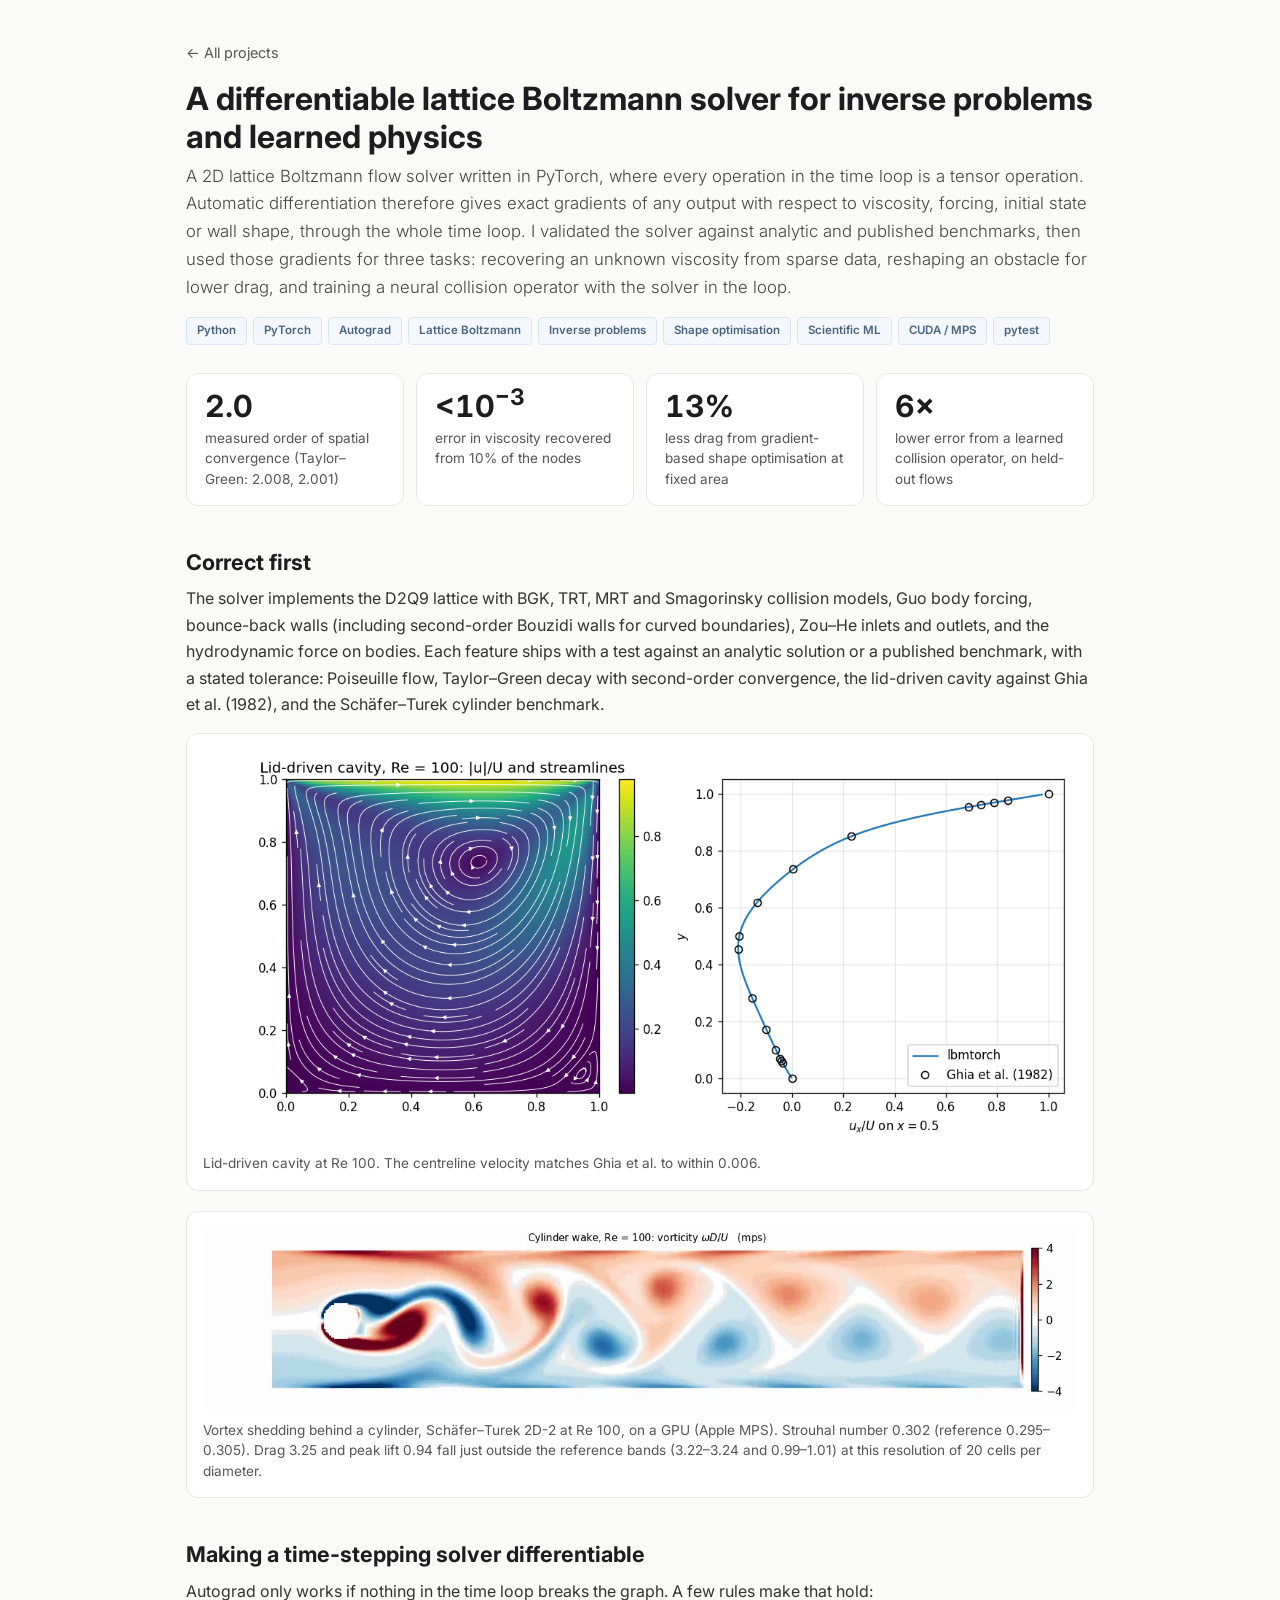
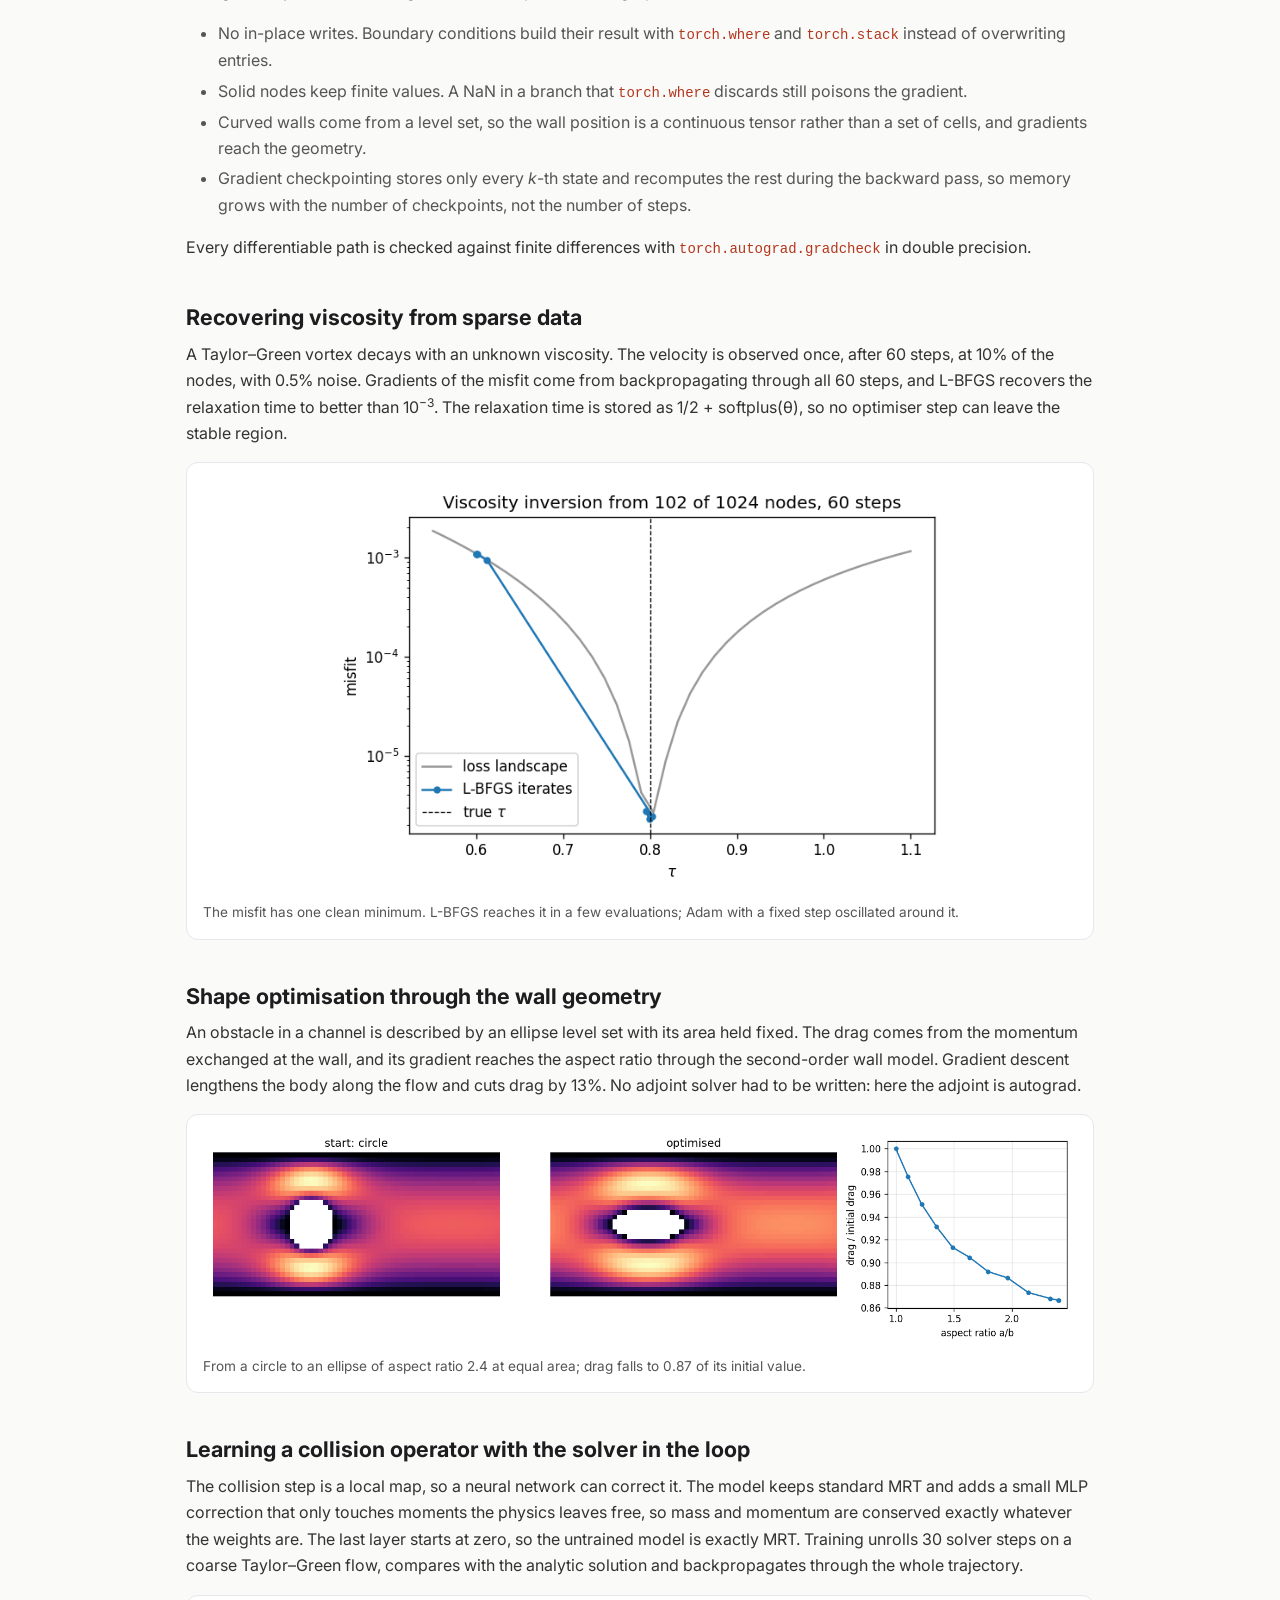
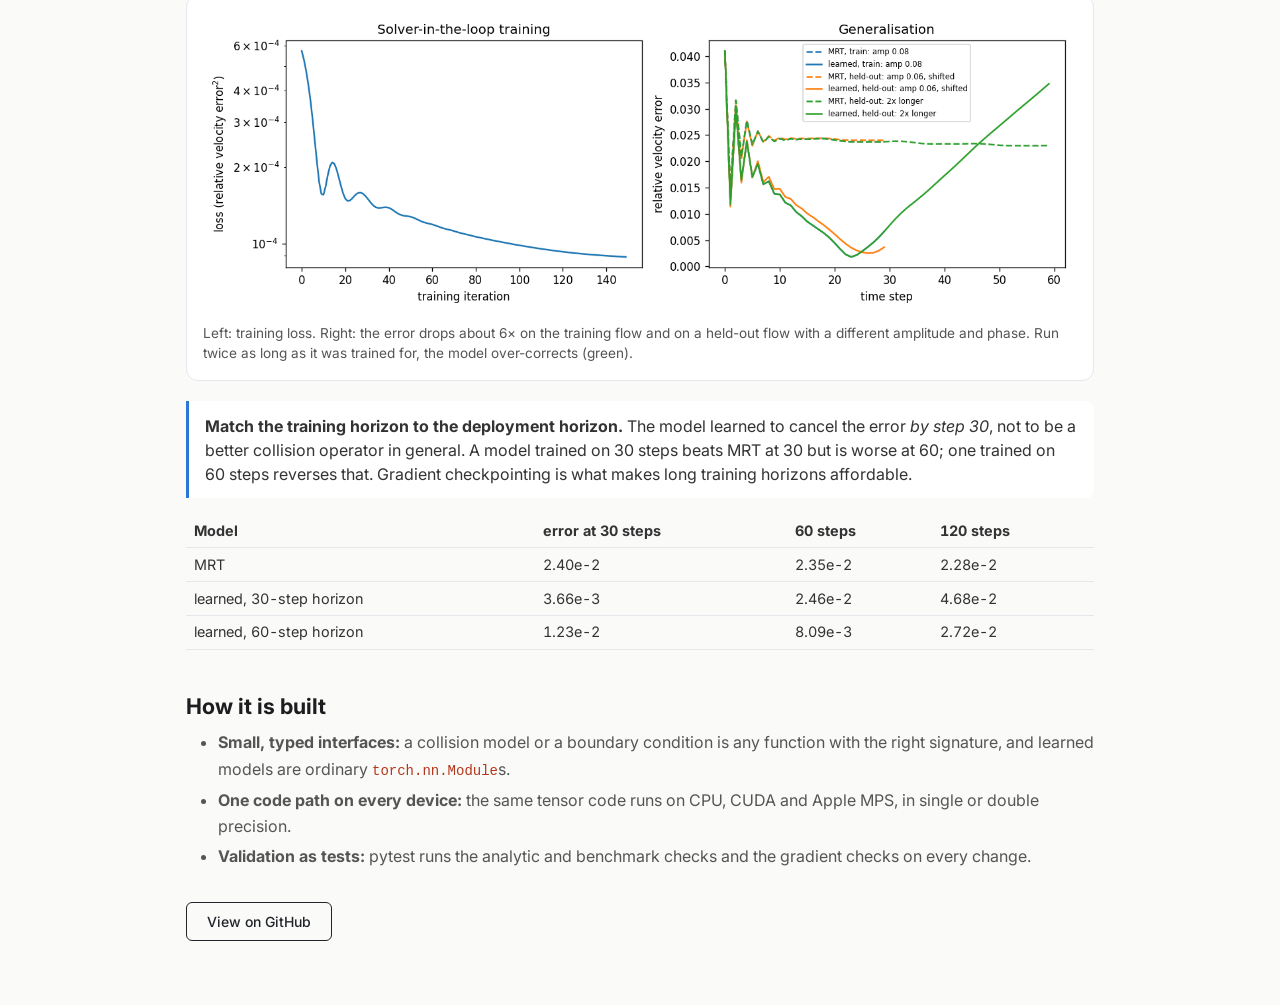
<file: lbmtorch.html>
<!DOCTYPE html>
<html lang="en">

<head>
    <meta charset="UTF-8">
    <meta name="viewport" content="width=device-width, initial-scale=1.0">
    <title>Differentiable Lattice Boltzmann | Arshia Fazeli</title>
    <meta name="description" content="A lattice Boltzmann flow solver in PyTorch that is differentiable end to end: viscosity recovered from sparse data, an obstacle reshaped for lower drag, and a neural collision operator trained through the solver.">
    <meta name="author" content="Arshia Fazeli">
    <link rel="canonical" href="https://arfazeli.github.io/lbmtorch.html">
    <meta property="og:title" content="Differentiable Lattice Boltzmann | Arshia Fazeli">
    <meta property="og:description" content="Inverse problems, shape optimisation and solver-in-the-loop learning with a validated, differentiable lattice Boltzmann solver in PyTorch.">
    <meta property="og:type" content="article">
    <meta property="og:url" content="https://arfazeli.github.io/lbmtorch.html">
    <link href="https://cdn.jsdelivr.net/npm/bootstrap@5.3.0/dist/css/bootstrap.min.css" rel="stylesheet">
    <link href="https://fonts.googleapis.com/css2?family=Inter:wght@400;500;600;700&amp;display=swap" rel="stylesheet">
    <link rel="stylesheet" href="style.css">
    <style>
        .case { max-width: 940px; margin: 0 auto; padding: 2.5rem 1rem 4rem; }
        .case h1 { font-size: 2rem; line-height: 1.2; }
        .case h2 { font-size: 1.35rem; font-weight: 700; color: #1d1d1f; margin: 2.75rem 0 .6rem; }
        .case .lead { font-size: 1.05rem; color: #444; }
        .case p, .case li { line-height: 1.65; }
        .back { font-size: .9rem; color: #555; text-decoration: none; }
        .back:hover { color: #000; }
        .stats { display: grid; grid-template-columns: repeat(auto-fit, minmax(190px, 1fr)); gap: 12px; margin: 1.75rem 0 .5rem; }
        .stat { background: #fff; border: 1px solid #e5e7eb; border-radius: 12px; padding: 1rem 1.1rem; }
        .stat .num { font-size: 1.9rem; font-weight: 700; color: #1d1d1f; line-height: 1.1; font-variant-numeric: tabular-nums; }
        .stat .lbl { font-size: .85rem; color: #555; margin-top: .3rem; }
        figure { background: #fff; border: 1px solid #e5e7eb; border-radius: 12px; padding: 1rem; margin: 1rem 0 1.25rem; }
        figure img, figure video { width: 100%; height: auto; display: block; }
        figure.narrow img { max-width: 620px; margin: 0 auto; }
        figcaption { font-size: .85rem; color: #555; margin-top: .6rem; }
        .callout { border-left: 3px solid #2a78d6; background: #fff; padding: .8rem 1rem; border-radius: 0 8px 8px 0; margin: 1rem 0; }
        .case table { width: 100%; font-size: .9rem; font-variant-numeric: tabular-nums; margin: .5rem 0 1rem; }
        .case th, .case td { padding: .35rem .5rem; border-bottom: 1px solid #e5e7eb; }
        @media (max-width: 720px) { .case h1 { font-size: 1.6rem; } }
        code { color: #b4361b; }
    </style>
</head>

<body>
    <main class="case">
        <a class="back" href="index.html">← All projects</a>

        <h1 class="mt-3">A differentiable lattice Boltzmann solver for inverse problems and learned physics</h1>
        <p class="lead">A 2D lattice Boltzmann flow solver written in PyTorch, where every operation in the time
            loop is a tensor operation. Automatic differentiation therefore gives exact gradients of any output with
            respect to viscosity, forcing, initial state or wall shape, through the whole time loop. I validated
            the solver against analytic and published benchmarks, then used those gradients for three tasks:
            recovering an unknown viscosity from sparse data, reshaping an obstacle for lower drag, and training a
            neural collision operator with the solver in the loop.</p>
        <div class="project-tags">
            <span>Python</span><span>PyTorch</span><span>Autograd</span><span>Lattice Boltzmann</span><span>Inverse problems</span>
            <span>Shape optimisation</span><span>Scientific ML</span><span>CUDA / MPS</span><span>pytest</span>
        </div>

        <div class="stats">
            <div class="stat"><div class="num">2.0</div><div class="lbl">measured order of spatial convergence (Taylor&ndash;Green: 2.008, 2.001)</div></div>
            <div class="stat"><div class="num">&lt;10<sup>&minus;3</sup></div><div class="lbl">error in viscosity recovered from 10% of the nodes</div></div>
            <div class="stat"><div class="num">13%</div><div class="lbl">less drag from gradient-based shape optimisation at fixed area</div></div>
            <div class="stat"><div class="num">6&times;</div><div class="lbl">lower error from a learned collision operator, on held-out flows</div></div>
        </div>

        <h2>Correct first</h2>
        <p>The solver implements the D2Q9 lattice with BGK, TRT, MRT and Smagorinsky collision models, Guo body forcing,
            bounce-back walls (including second-order Bouzidi walls for curved boundaries), Zou&ndash;He inlets and outlets,
            and the hydrodynamic force on bodies. Each feature ships with a test against an analytic solution or a published
            benchmark, with a stated tolerance: Poiseuille flow, Taylor&ndash;Green decay with second-order convergence,
            the lid-driven cavity against Ghia et&nbsp;al. (1982), and the Sch&auml;fer&ndash;Turek cylinder benchmark.</p>
        <figure>
            <img src="assets/lbmtorch/cavity.png" loading="lazy" decoding="async"
                 alt="Lid-driven cavity at Re 100: velocity magnitude with streamlines, and the vertical centreline velocity against Ghia et al. reference points">
            <figcaption>Lid-driven cavity at Re&nbsp;100. The centreline velocity matches Ghia et&nbsp;al. to within 0.006.</figcaption>
        </figure>
        <figure>
            <video autoplay muted loop playsinline preload="metadata" poster="assets/lbmtorch/cylinder-poster.jpg"
                   aria-label="Vorticity in the wake of a cylinder at Re 100 showing periodic vortex shedding">
                <source src="assets/lbmtorch/cylinder.mp4" type="video/mp4">
            </video>
            <figcaption>Vortex shedding behind a cylinder, Sch&auml;fer&ndash;Turek 2D-2 at Re&nbsp;100, on a GPU (Apple MPS).
                Strouhal number 0.302 (reference 0.295&ndash;0.305). Drag 3.25 and peak lift 0.94 fall just outside the
                reference bands (3.22&ndash;3.24 and 0.99&ndash;1.01) at this resolution of 20 cells per diameter.</figcaption>
        </figure>

        <h2>Making a time-stepping solver differentiable</h2>
        <p>Autograd only works if nothing in the time loop breaks the graph. A few rules make that hold:</p>
        <ul>
            <li>No in-place writes. Boundary conditions build their result with <code>torch.where</code> and
                <code>torch.stack</code> instead of overwriting entries.</li>
            <li>Solid nodes keep finite values. A NaN in a branch that <code>torch.where</code> discards still poisons
                the gradient.</li>
            <li>Curved walls come from a level set, so the wall position is a continuous tensor rather than a set of
                cells, and gradients reach the geometry.</li>
            <li>Gradient checkpointing stores only every <em>k</em>-th state and recomputes the rest during the
                backward pass, so memory grows with the number of checkpoints, not the number of steps.</li>
        </ul>
        <p>Every differentiable path is checked against finite differences with <code>torch.autograd.gradcheck</code>
            in double precision.</p>

        <h2>Recovering viscosity from sparse data</h2>
        <p>A Taylor&ndash;Green vortex decays with an unknown viscosity. The velocity is observed once, after 60 steps,
            at 10% of the nodes, with 0.5% noise. Gradients of the misfit come from backpropagating through all 60 steps,
            and L-BFGS recovers the relaxation time to better than 10<sup>&minus;3</sup>. The relaxation time is stored
            as 1/2 + softplus(&theta;), so no optimiser step can leave the stable region.</p>
        <figure class="narrow">
            <img src="assets/lbmtorch/inverse_viscosity.png" loading="lazy" decoding="async"
                 alt="Misfit versus relaxation time with a single sharp minimum at the true value, and L-BFGS iterates reaching it in a few steps">
            <figcaption>The misfit has one clean minimum. L-BFGS reaches it in a few evaluations; Adam with a fixed step
                oscillated around it.</figcaption>
        </figure>

        <h2>Shape optimisation through the wall geometry</h2>
        <p>An obstacle in a channel is described by an ellipse level set with its area held fixed. The drag comes from
            the momentum exchanged at the wall, and its gradient reaches the aspect ratio through the second-order wall
            model. Gradient descent lengthens the body along the flow and cuts drag by 13%. No adjoint solver had to be
            written: here the adjoint is autograd.</p>
        <figure>
            <img src="assets/lbmtorch/inverse_design.png" loading="lazy" decoding="async"
                 alt="Velocity field around the starting circle and the optimised ellipse, and normalised drag falling from 1.0 to 0.87 as the aspect ratio grows to 2.4">
            <figcaption>From a circle to an ellipse of aspect ratio 2.4 at equal area; drag falls to 0.87 of its initial value.</figcaption>
        </figure>

        <h2>Learning a collision operator with the solver in the loop</h2>
        <p>The collision step is a local map, so a neural network can correct it. The model keeps standard MRT and adds
            a small MLP correction that only touches moments the physics leaves free, so mass and momentum are conserved
            exactly whatever the weights are. The last layer starts at zero, so the untrained model is exactly MRT. Training
            unrolls 30 solver steps on a coarse Taylor&ndash;Green flow, compares with the analytic solution and
            backpropagates through the whole trajectory.</p>
        <figure>
            <img src="assets/lbmtorch/learned_collision.png" loading="lazy" decoding="async"
                 alt="Left: training loss falling over 150 iterations. Right: velocity error over time for MRT and the learned model on the training case, a held-out case, and a run twice as long">
            <figcaption>Left: training loss. Right: the error drops about 6&times; on the training flow and on a held-out flow
                with a different amplitude and phase. Run twice as long as it was trained for, the model over-corrects (green).</figcaption>
        </figure>
        <div class="callout">
            <strong>Match the training horizon to the deployment horizon.</strong> The model learned to cancel the error
            <em>by step 30</em>, not to be a better collision operator in general. A model trained on 30 steps beats MRT
            at 30 but is worse at 60; one trained on 60 steps reverses that. Gradient checkpointing is what makes long
            training horizons affordable.
        </div>
        <table>
            <thead><tr><th>Model</th><th>error at 30 steps</th><th>60 steps</th><th>120 steps</th></tr></thead>
            <tbody>
                <tr><td>MRT</td><td>2.40e-2</td><td>2.35e-2</td><td>2.28e-2</td></tr>
                <tr><td>learned, 30-step horizon</td><td>3.66e-3</td><td>2.46e-2</td><td>4.68e-2</td></tr>
                <tr><td>learned, 60-step horizon</td><td>1.23e-2</td><td>8.09e-3</td><td>2.72e-2</td></tr>
            </tbody>
        </table>

        <h2>How it is built</h2>
        <ul>
            <li><strong>Small, typed interfaces:</strong> a collision model or a boundary condition is any function with the
                right signature, and learned models are ordinary <code>torch.nn.Module</code>s.</li>
            <li><strong>One code path on every device:</strong> the same tensor code runs on CPU, CUDA and Apple MPS, in
                single or double precision.</li>
            <li><strong>Validation as tests:</strong> pytest runs the analytic and benchmark checks and the gradient checks on
                every change.</li>
        </ul>

        <!-- TODO: point this at the public repository once it is published -->
        <a href="https://github.com/arfazeli/lbmtorch" target="_blank"
           class="btn btn-outline-dark btn-rounded mt-3">View on GitHub</a>
    </main>
</body>

</html>
</file>
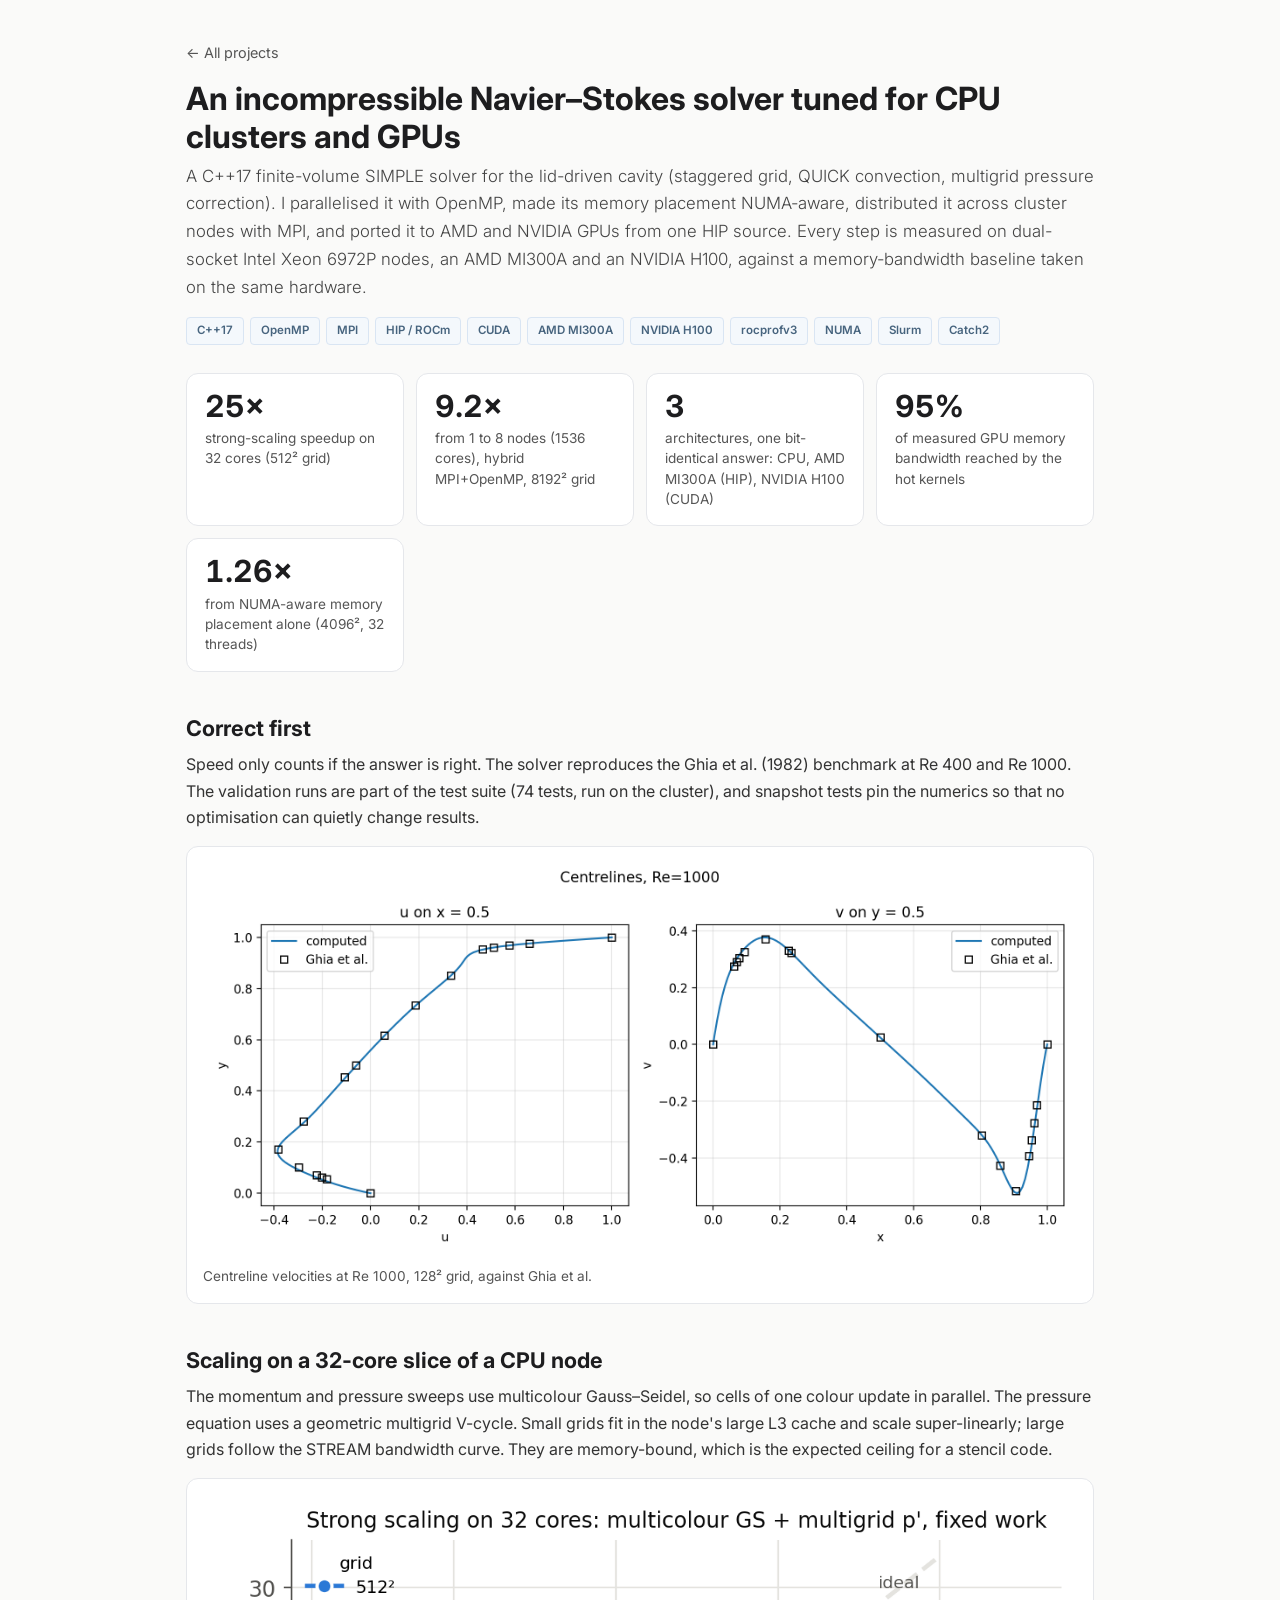
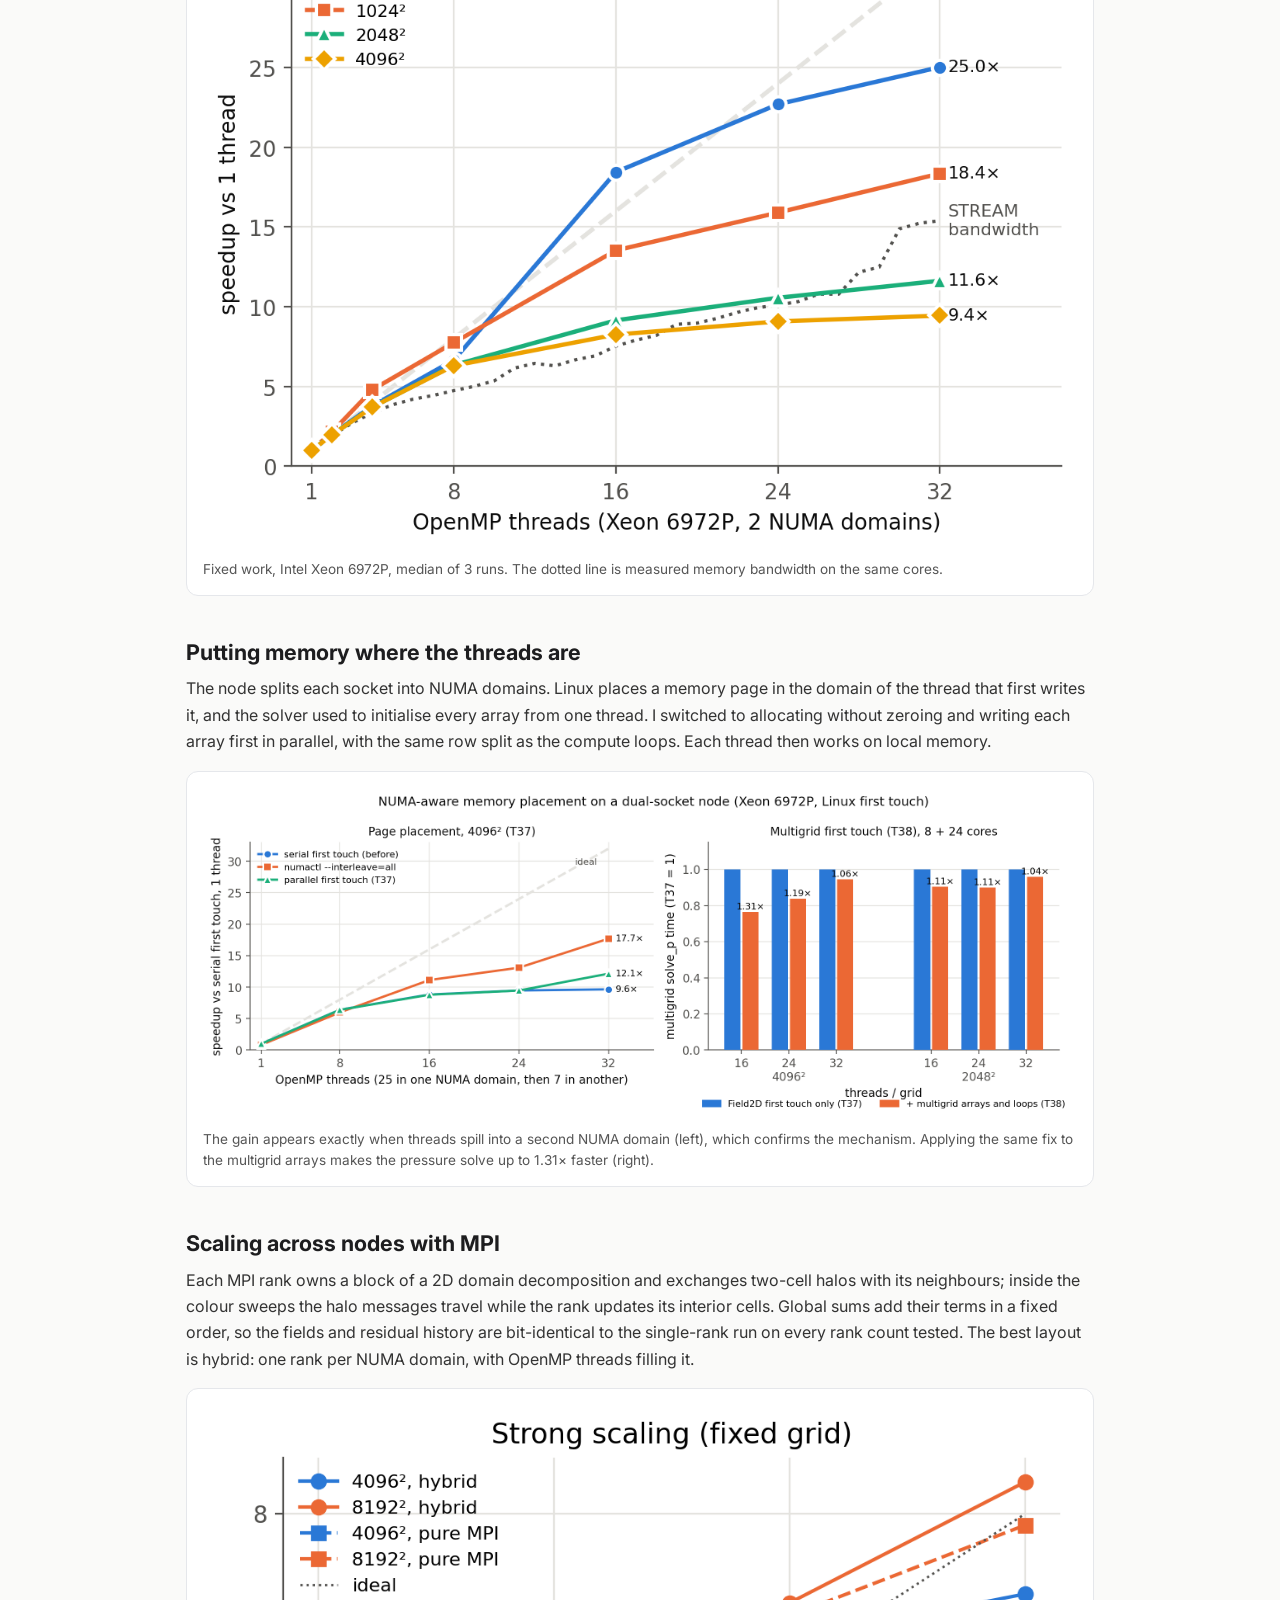
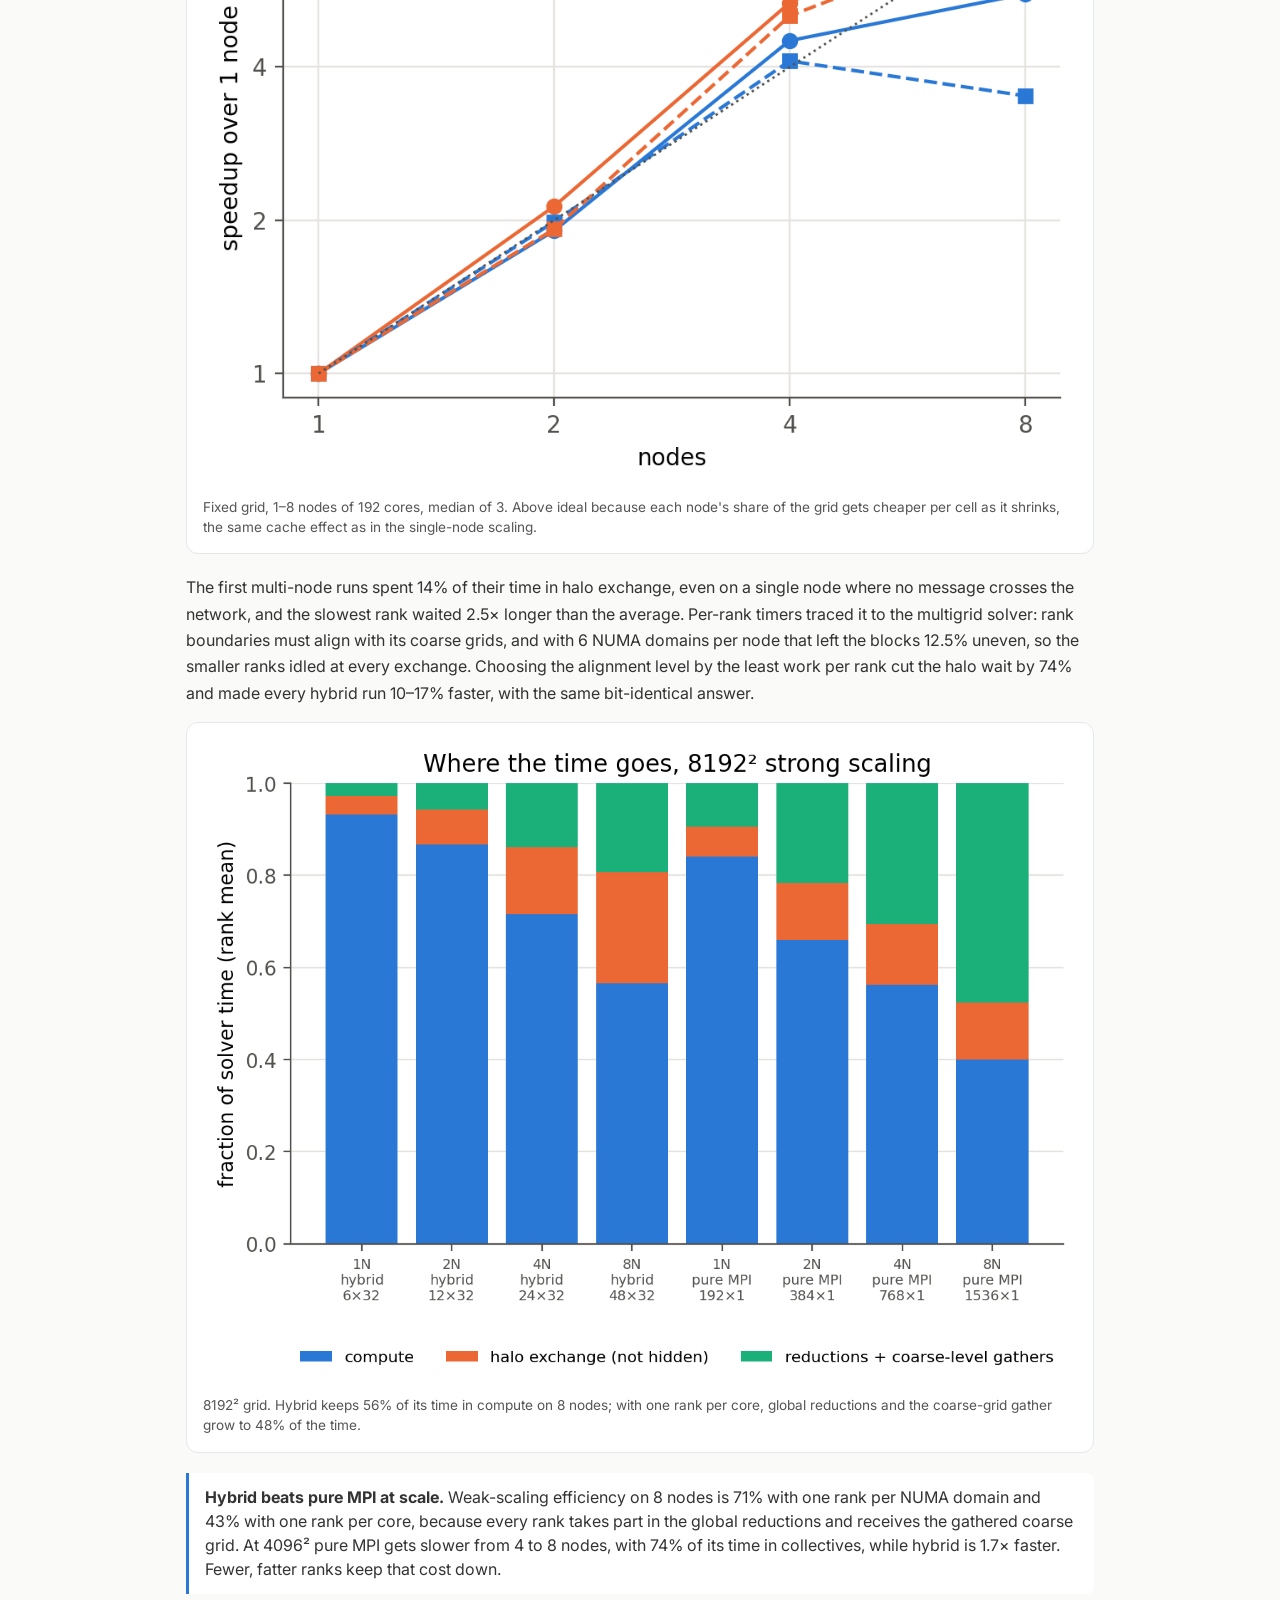
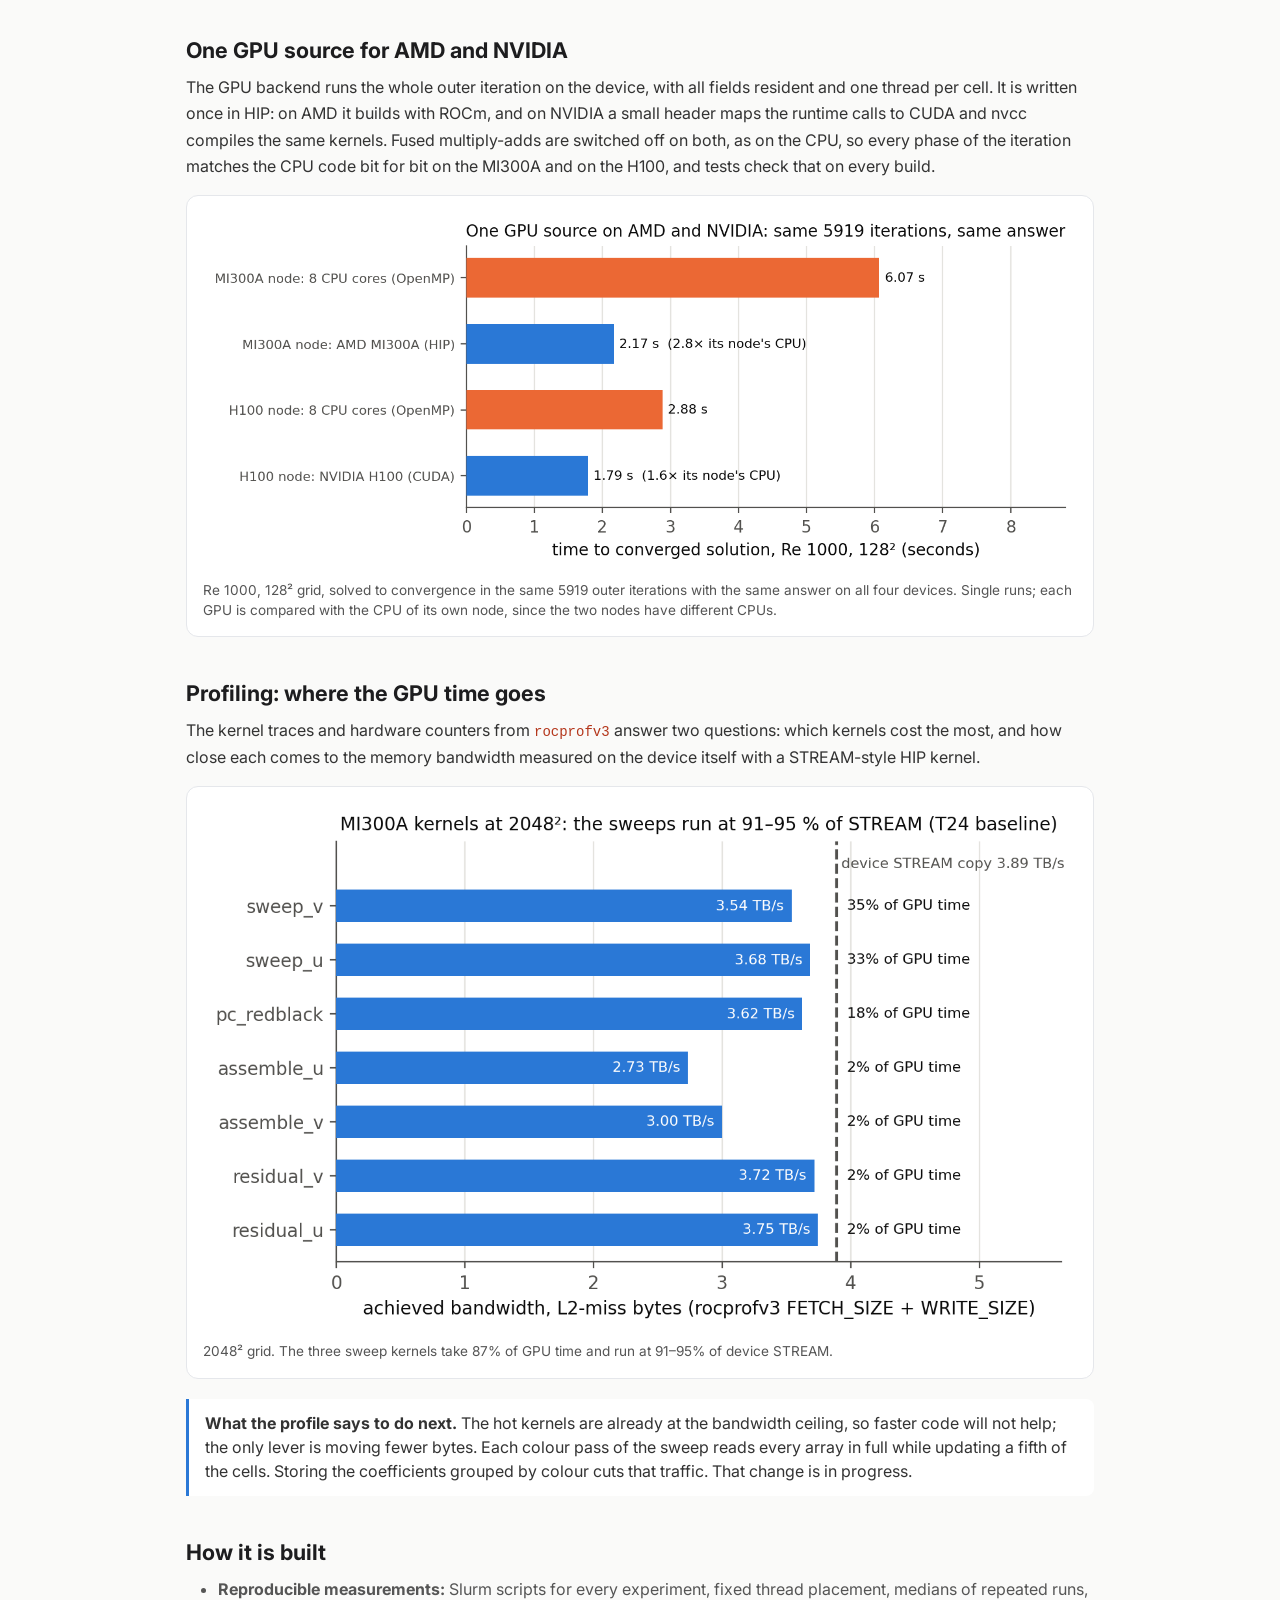
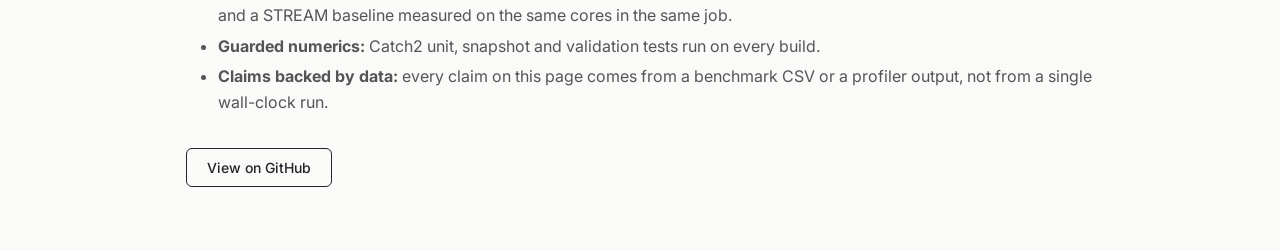
<file: simple-hpc.html>
<!DOCTYPE html>
<html lang="en">

<head>
    <meta charset="UTF-8">
    <meta name="viewport" content="width=device-width, initial-scale=1.0">
    <title>SIMPLE on CPU and GPU | Arshia Fazeli</title>
    <meta name="description" content="A C++17 SIMPLE CFD solver tuned for CPU clusters and GPUs: OpenMP and hybrid MPI scaling across nodes, NUMA-aware memory placement, one GPU source for AMD MI300A (HIP) and NVIDIA H100 (CUDA), and rocprofv3 profiling.">
    <meta name="author" content="Arshia Fazeli">
    <link rel="canonical" href="https://arfazeli.github.io/simple-hpc.html">
    <meta property="og:title" content="SIMPLE on CPU and GPU | Arshia Fazeli">
    <meta property="og:description" content="OpenMP, MPI, NUMA, HIP/CUDA and profiler-driven tuning of a C++17 CFD solver on Intel Xeon, AMD MI300A and NVIDIA H100 hardware.">
    <meta property="og:type" content="article">
    <meta property="og:url" content="https://arfazeli.github.io/simple-hpc.html">
    <link href="https://cdn.jsdelivr.net/npm/bootstrap@5.3.0/dist/css/bootstrap.min.css" rel="stylesheet">
    <link href="https://fonts.googleapis.com/css2?family=Inter:wght@400;500;600;700&amp;display=swap" rel="stylesheet">
    <link rel="stylesheet" href="style.css">
    <style>
        .case { max-width: 940px; margin: 0 auto; padding: 2.5rem 1rem 4rem; }
        .case h1 { font-size: 2rem; line-height: 1.2; }
        .case h2 { font-size: 1.35rem; font-weight: 700; color: #1d1d1f; margin: 2.75rem 0 .6rem; }
        .case .lead { font-size: 1.05rem; color: #444; }
        .case p, .case li { line-height: 1.65; }
        .back { font-size: .9rem; color: #555; text-decoration: none; }
        .back:hover { color: #000; }
        .stats { display: grid; grid-template-columns: repeat(auto-fit, minmax(190px, 1fr)); gap: 12px; margin: 1.75rem 0 .5rem; }
        .stat { background: #fff; border: 1px solid #e5e7eb; border-radius: 12px; padding: 1rem 1.1rem; }
        .stat .num { font-size: 1.9rem; font-weight: 700; color: #1d1d1f; line-height: 1.1; font-variant-numeric: tabular-nums; }
        .stat .lbl { font-size: .85rem; color: #555; margin-top: .3rem; }
        figure { background: #fff; border: 1px solid #e5e7eb; border-radius: 12px; padding: 1rem; margin: 1rem 0 1.25rem; }
        figure img { width: 100%; height: auto; display: block; }
        figcaption { font-size: .85rem; color: #555; margin-top: .6rem; }
        .callout { border-left: 3px solid #2a78d6; background: #fff; padding: .8rem 1rem; border-radius: 0 8px 8px 0; margin: 1rem 0; }
        .two { display: grid; grid-template-columns: 1fr 1fr; gap: 12px; }
        @media (max-width: 720px) { .two { grid-template-columns: 1fr; } .case h1 { font-size: 1.6rem; } }
        code { color: #b4361b; }
    </style>
</head>

<body>
    <main class="case">
        <a class="back" href="index.html">← All projects</a>

        <h1 class="mt-3">An incompressible Navier&ndash;Stokes solver tuned for CPU clusters and GPUs</h1>
        <p class="lead">A C++17 finite-volume SIMPLE solver for the lid-driven cavity (staggered grid, QUICK
            convection, multigrid pressure correction). I parallelised it with OpenMP, made its memory
            placement NUMA-aware, distributed it across cluster nodes with MPI, and ported it to AMD and NVIDIA
            GPUs from one HIP source. Every step is measured on dual-socket Intel Xeon 6972P nodes, an AMD MI300A
            and an NVIDIA H100, against a memory-bandwidth baseline taken on the same hardware.</p>
        <div class="project-tags">
            <span>C++17</span><span>OpenMP</span><span>MPI</span><span>HIP / ROCm</span><span>CUDA</span><span>AMD MI300A</span><span>NVIDIA H100</span>
            <span>rocprofv3</span><span>NUMA</span><span>Slurm</span><span>Catch2</span>
        </div>

        <div class="stats">
            <div class="stat"><div class="num">25×</div><div class="lbl">strong-scaling speedup on 32 cores (512² grid)</div></div>
            <div class="stat"><div class="num">9.2×</div><div class="lbl">from 1 to 8 nodes (1536 cores), hybrid MPI+OpenMP, 8192² grid</div></div>
            <div class="stat"><div class="num">3</div><div class="lbl">architectures, one bit-identical answer: CPU, AMD MI300A (HIP), NVIDIA H100 (CUDA)</div></div>
            <div class="stat"><div class="num">95%</div><div class="lbl">of measured GPU memory bandwidth reached by the hot kernels</div></div>
            <div class="stat"><div class="num">1.26×</div><div class="lbl">from NUMA-aware memory placement alone (4096², 32 threads)</div></div>
        </div>

        <h2>Correct first</h2>
        <p>Speed only counts if the answer is right. The solver reproduces the Ghia et&nbsp;al. (1982) benchmark
            at Re&nbsp;400 and Re&nbsp;1000. The validation runs are part of the test suite (74 tests, run on the cluster),
            and snapshot tests pin the numerics so that no optimisation can quietly change results.</p>
        <figure>
            <img src="assets/simple-hpc/re1000_128.png" loading="lazy" decoding="async"
                 alt="Computed centreline velocities at Re 1000 on a 128 by 128 grid overlaid on the Ghia et al. reference points">
            <figcaption>Centreline velocities at Re&nbsp;1000, 128² grid, against Ghia et&nbsp;al.</figcaption>
        </figure>

        <h2>Scaling on a 32-core slice of a CPU node</h2>
        <p>The momentum and pressure sweeps use multicolour Gauss–Seidel, so cells of one colour update in parallel. The pressure equation uses a geometric multigrid
            V-cycle. Small grids fit in the node's large L3 cache and scale super-linearly; large grids follow the
            STREAM bandwidth curve. They are memory-bound, which is the expected ceiling for a stencil code.</p>
        <figure>
            <img src="assets/simple-hpc/cpu_scaling.png" loading="lazy" decoding="async"
                 alt="Speedup versus OpenMP threads for four grid sizes, with ideal and STREAM bandwidth reference lines">
            <figcaption>Fixed work, Intel Xeon 6972P, median of 3 runs. The dotted line is measured memory bandwidth
                on the same cores.</figcaption>
        </figure>

        <h2>Putting memory where the threads are</h2>
        <p>The node splits each socket into NUMA domains. Linux places a memory page in the domain of the thread
            that first writes it, and the solver used to initialise every array from one thread. I switched to
            allocating without zeroing and writing each array first in parallel, with the same row split as the
            compute loops. Each thread then works on local memory.</p>
        <figure>
            <img src="assets/simple-hpc/numa.png" loading="lazy" decoding="async"
                 alt="Left: speedup for serial first touch, interleaved memory and parallel first touch. Right: multigrid solve time before and after the fix">
            <figcaption>The gain appears exactly when threads spill into a second NUMA domain (left), which confirms
                the mechanism. Applying the same fix to the multigrid arrays makes the pressure solve up to 1.31× faster (right).</figcaption>
        </figure>

        <h2>Scaling across nodes with MPI</h2>
        <p>Each MPI rank owns a block of a 2D domain decomposition and exchanges two-cell halos with its
            neighbours; inside the colour sweeps the halo messages travel while the rank updates its interior cells.
            Global sums add their terms in a fixed order, so the fields and residual history are bit-identical to
            the single-rank run on every rank count tested. The best layout is hybrid: one rank per NUMA domain,
            with OpenMP threads filling it.</p>
        <figure>
            <img src="assets/simple-hpc/mpi_strong.png" loading="lazy" decoding="async"
                 alt="Speedup versus number of nodes, 1 to 8, for 4096 and 8192 squared grids, hybrid and pure MPI, against an ideal line">
            <figcaption>Fixed grid, 1&ndash;8 nodes of 192 cores, median of 3. Above ideal because each node's share of
                the grid gets cheaper per cell as it shrinks, the same cache effect as in the single-node scaling.</figcaption>
        </figure>
        <p>The first multi-node runs spent 14% of their time in halo exchange, even on a single node where no message
            crosses the network, and the slowest rank waited 2.5&times; longer than the average. Per-rank timers traced
            it to the multigrid solver: rank boundaries must align with its coarse grids, and with 6 NUMA domains per node
            that left the blocks 12.5% uneven, so the smaller ranks idled at every exchange. Choosing the alignment level
            by the least work per rank cut the halo wait by 74% and made every hybrid run 10&ndash;17% faster, with the
            same bit-identical answer.</p>
        <figure>
            <img src="assets/simple-hpc/mpi_comm.png" loading="lazy" decoding="async"
                 alt="Stacked bars of compute, halo exchange and collective time fractions for 1, 2, 4 and 8 nodes, hybrid and pure MPI">
            <figcaption>8192² grid. Hybrid keeps 56% of its time in compute on 8 nodes; with one rank per core, global
                reductions and the coarse-grid gather grow to 48% of the time.</figcaption>
        </figure>
        <div class="callout">
            <strong>Hybrid beats pure MPI at scale.</strong> Weak-scaling efficiency on 8 nodes is 71% with one rank per
            NUMA domain and 43% with one rank per core, because every rank takes part in the global reductions and
            receives the gathered coarse grid. At 4096² pure MPI gets slower from 4 to 8 nodes, with 74% of its time
            in collectives, while hybrid is 1.7&times; faster. Fewer, fatter ranks keep that cost down.
        </div>

        <h2>One GPU source for AMD and NVIDIA</h2>
        <p>The GPU backend runs the whole outer iteration on the device, with all fields resident and one thread
            per cell. It is written once in HIP: on AMD it builds with ROCm, and on NVIDIA a small header maps the
            runtime calls to CUDA and nvcc compiles the same kernels. Fused multiply-adds are switched off on both,
            as on the CPU, so every phase of the iteration matches the CPU code bit for bit on the MI300A and on the
            H100, and tests check that on every build.</p>
        <figure>
            <img src="assets/simple-hpc/gpu_vs_cpu.png" loading="lazy" decoding="async"
                 alt="Time to solution at Re 1000 on a 128 squared grid: AMD MI300A 2.17 seconds and NVIDIA H100 1.79 seconds, each beside the 8 CPU cores of its own node">
            <figcaption>Re&nbsp;1000, 128² grid, solved to convergence in the same 5919 outer iterations with the same
                answer on all four devices. Single runs; each GPU is compared with the CPU of its own node, since the
                two nodes have different CPUs.</figcaption>
        </figure>

        <h2>Profiling: where the GPU time goes</h2>
        <p>The kernel traces and hardware counters from <code>rocprofv3</code> answer two questions: which kernels
            cost the most, and how close each comes to the memory bandwidth measured on the device itself with a
            STREAM-style HIP kernel.</p>
        <figure>
            <img src="assets/simple-hpc/gpu_kernels.png" loading="lazy" decoding="async"
                 alt="Achieved bandwidth per GPU kernel, between 2.7 and 3.75 terabytes per second, against a 3.89 terabyte per second STREAM line">
            <figcaption>2048² grid. The three sweep kernels take 87% of GPU time and run at 91–95% of device STREAM.</figcaption>
        </figure>
        <div class="callout">
            <strong>What the profile says to do next.</strong> The hot kernels are already at the bandwidth ceiling, so
            faster code will not help; the only lever is moving fewer bytes. Each colour pass of the sweep reads every
            array in full while updating a fifth of the cells. Storing the coefficients grouped by colour cuts that
            traffic. That change is in progress.
        </div>

        <h2>How it is built</h2>
        <ul>
            <li><strong>Reproducible measurements:</strong> Slurm scripts for every experiment, fixed thread placement,
                medians of repeated runs, and a STREAM baseline measured on the same cores in the same job.</li>
            <li><strong>Guarded numerics:</strong> Catch2 unit, snapshot and validation tests run on every build.</li>
            <li><strong>Claims backed by data:</strong> every claim on this page comes from a benchmark CSV or a profiler output,
                not from a single wall-clock run.</li>
        </ul>

        <!-- TODO: point this at the public repository once it is published -->
        <a href="https://github.com/arfazeli/simple-hpc" target="_blank"
           class="btn btn-outline-dark btn-rounded mt-3">View on GitHub</a>
    </main>
</body>

</html>
</file>
<file: style.css>
/* ===========================
   Base & Typography
   =========================== */
body {
    font-family: 'Inter', -apple-system, BlinkMacSystemFont, "Segoe UI", Roboto, "Helvetica Neue", Arial, sans-serif;
    background: #fafaf9;
    color: #333;
}

h1 {
    font-size: 1.75rem;
    font-weight: 700;
    color: #1d1d1f;
    margin-bottom: 6px;
}

/* ===========================
   Sidebar
   =========================== */
.sidebar {
    position: sticky;
    top: 0;
    height: 100vh;
    overflow-y: auto;
    background-color: #ffffff;
    border-right: 1px solid #e5e7eb;
    padding: 2rem 1.5rem;
}

.profile-photo {
    width: 150px;
    height: 150px;
    object-fit: cover;
    border: 1px solid #e5e7eb;
}

.subtitle {
    font-size: 0.9rem;
    color: #666;
    line-height: 1.5;
    margin-bottom: 1rem;
}

.expertise-text {
    font-size: 0.875rem;
    color: #555;
    line-height: 1.7;
}

.connect-label {
    font-size: 0.75rem;
    color: #666;
    text-transform: uppercase;
    letter-spacing: 0.08em;
    margin-bottom: 10px;
}

/* ===========================
   Social Links
   =========================== */
.social-links {
    display: flex;
    flex-direction: column;
    gap: 8px;
    margin-top: 4px;
}

.social-link {
    display: flex;
    align-items: center;
    gap: 10px;
    padding: 8px 12px;
    color: #444;
    text-decoration: none;
    font-size: 0.9rem;
    font-weight: 500;
}

.social-link:hover {
    color: #245e91;
    text-decoration: underline;
    text-underline-offset: 4px;
}

:where(a, button):focus-visible {
    outline: 2px solid #245e91;
    outline-offset: 4px;
}

/* ===========================
   Buttons
   =========================== */
.btn-rounded {
    border-radius: 6px;
    padding: 8px 20px;
    font-size: 0.875rem;
    font-weight: 500;
    text-decoration: none;
    transition: all 0.2s ease;
}

.btn-rounded:hover {
    background-color: #1d1d1f;
    color: #fff;
    border-color: #1d1d1f;
}

.btn-sm.btn-rounded {
    padding: 6px 16px;
    font-size: 0.8rem;
}

/* ===========================
   Main Content Area
   =========================== */
.main-content {
    background: #fafaf9;
    min-height: 100vh;
}

.main-content.p-4 {
    padding: clamp(1.25rem, 3.5vw, 3.5rem) !important;
}

.main-content > .nav-tabs,
.main-content > .tab-content {
    max-width: 960px;
    margin-left: auto;
    margin-right: auto;
}

/* ===========================
   Navigation Tabs
   =========================== */
.nav-tabs {
    border-bottom: 1px solid #dededb;
    gap: 4px 24px;
    flex-wrap: wrap;
}

.nav-tabs .nav-link {
    border-radius: 0;
    padding: 10px 0;
    background: transparent;
    border: none;
    border-bottom: 2px solid transparent;
    color: #555;
    font-size: 0.95rem;
    font-weight: 500;
}

.nav-tabs .nav-link:hover,
.nav-tabs .nav-link.active {
    background: transparent;
    color: #245e91;
    border-color: #245e91;
}

/* ===========================
   Tab Content
   =========================== */
.tab-content {
    background-color: transparent;
    padding: 0;
}

/* ===========================
   Cards
   =========================== */
.card {
    border: 1px solid #e2e4e5;
    border-radius: 10px;
    background-color: #ffffff;
    overflow: hidden;
    margin-bottom: 24px;
}

.card.mb-3 {
    margin-bottom: 24px !important;
}

.featured-project {
    border-color: #b8ccdd;
}

.experience-featured {
    border-left: 4px solid #245e91;
}

.card-body {
    padding: 1.5rem;
    display: flex;
    flex-direction: column;
    justify-content: center;
}

.card-title {
    font-size: 1.125rem;
    font-weight: 600;
    color: #1d1d1f;
    margin-bottom: 4px;
}

.card-subtitle {
    font-size: 0.875rem;
}

.card-text {
    font-size: 1rem;
    color: #555;
    line-height: 1.65;
}

ul li {
    font-size: 1rem;
    color: #555;
    line-height: 1.7;
    margin-bottom: 4px;
}

/* Date badge on education / experience cards */
.date-badge {
    font-size: 0.78rem;
    color: #666;
    background-color: #f5f5f7;
    padding: 4px 12px;
    border-radius: 20px;
    white-space: nowrap;
    align-self: flex-start;
    flex-shrink: 0;
}

/* ===========================
   Project Card Images
   =========================== */
.project-img-wrap {
    background-color: #f8f9fa;
    display: flex;
    align-items: center;
    justify-content: center;
    padding: 12px;
    min-height: 180px;
}

.project-img {
    width: 100%;
    height: 180px;
    object-fit: contain;
    border-radius: 8px;
}

.project-video {
    display: block;
    background: #ffffff;
}

.project-tags {
    display: flex;
    flex-wrap: wrap;
    gap: 6px;
    margin-top: 2px;
}

.text-project-body {
    padding: 1.5rem 1.65rem;
}

.project-tags span {
    padding: 4px 10px;
    border: 1px solid #d9e5f3;
    border-radius: 4px;
    background: #f4f8fc;
    color: #47647e;
    font-size: 0.72rem;
    font-weight: 600;
}

/* ===========================
   Publications
   =========================== */
.pub-card {
    border-left: 4px solid #245e91;
}

.badge-journal {
    display: inline-block;
    background-color: #e8f0fe;
    color: #245e91;
    font-size: 0.8rem;
    font-weight: 600;
    padding: 5px 14px;
    border-radius: 20px;
}

.badge-published {
    display: inline-block;
    background-color: #ecfdf5;
    color: #059669;
    font-size: 0.8rem;
    font-weight: 600;
    padding: 5px 14px;
    border-radius: 20px;
    border: 1px solid #6ee7b7;
}

.badge-under-review {
    display: inline-block;
    background-color: #fff7ed;
    color: #d97706;
    font-size: 0.8rem;
    font-weight: 600;
    padding: 5px 14px;
    border-radius: 20px;
    border: 1px solid #fcd34d;
}

.section-label {
    font-size: 0.75rem;
    font-weight: 700;
    text-transform: uppercase;
    letter-spacing: 0.08em;
    color: #666;
    border-bottom: 1px solid #e5e5e5;
    padding-bottom: 6px;
}

.pub-title {
    font-size: 1.1rem;
    font-weight: 700;
    color: #1d1d1f;
    line-height: 1.5;
    margin-bottom: 6px;
}

.pub-authors {
    font-size: 0.875rem;
    color: #666;
    margin-bottom: 0.75rem;
}

.pub-keywords {
    display: flex;
    flex-wrap: wrap;
    gap: 6px;
    margin-top: 14px;
}

.keyword-tag {
    background-color: #f5f5f7;
    color: #555;
    font-size: 0.75rem;
    font-weight: 500;
    padding: 4px 12px;
    border-radius: 20px;
    border: 1px solid #e0e0e0;
}

/* ===========================
   About Section
   =========================== */
.about-intro-card {
    border: none;
    background: transparent;
}

.about-intro-card .card-body {
    padding: 1.5rem 0 2rem;
}

.about-greeting {
    font-size: clamp(1.75rem, 3vw, 2.25rem);
    letter-spacing: -0.035em;
    font-weight: 700;
    color: #1d1d1f;
    margin-bottom: 10px;
}

.about-intro {
    max-width: 68ch;
    font-size: 1rem;
    color: #444;
    line-height: 1.75;
    margin-bottom: 0;
}

.about-section-title {
    font-size: 1rem;
    font-weight: 700;
    color: #1d1d1f;
    margin-bottom: 12px;
}

.about-build-list {
    display: flex;
    flex-direction: column;
    gap: 10px;
}

.about-build-item {
    display: flex;
    gap: 10px;
    font-size: 0.9rem;
    color: #555;
    line-height: 1.6;
}

.about-build-icon {
    color: #245e91;
    font-weight: 700;
    flex-shrink: 0;
    margin-top: 1px;
}

/* Skills & Tools */
.skills-group {
    display: flex;
    align-items: flex-start;
    gap: 12px;
    flex-wrap: wrap;
}

.skills-label {
    font-size: 0.78rem;
    font-weight: 600;
    color: #666;
    text-transform: uppercase;
    letter-spacing: 0.06em;
    min-width: 130px;
    padding-top: 5px;
    flex-shrink: 0;
}

.skills-chips {
    display: flex;
    flex-wrap: wrap;
    gap: 6px;
}

.skill-chip {
    background-color: #f0f6ff;
    color: #245e91;
    font-size: 0.8rem;
    font-weight: 500;
    padding: 4px 14px;
    border-radius: 20px;
    border: 1px solid #c7d9fb;
}

/* ===========================
   Responsive
   =========================== */
@media (max-width: 767.98px) {
    .sidebar {
        position: relative;
        height: auto;
        border-right: none;
        border-bottom: 1px solid #e5e7eb;
    }

    .project-img-wrap {
        min-height: 160px;
    }

    .date-badge {
        margin-top: 6px;
    }
}
</file>
